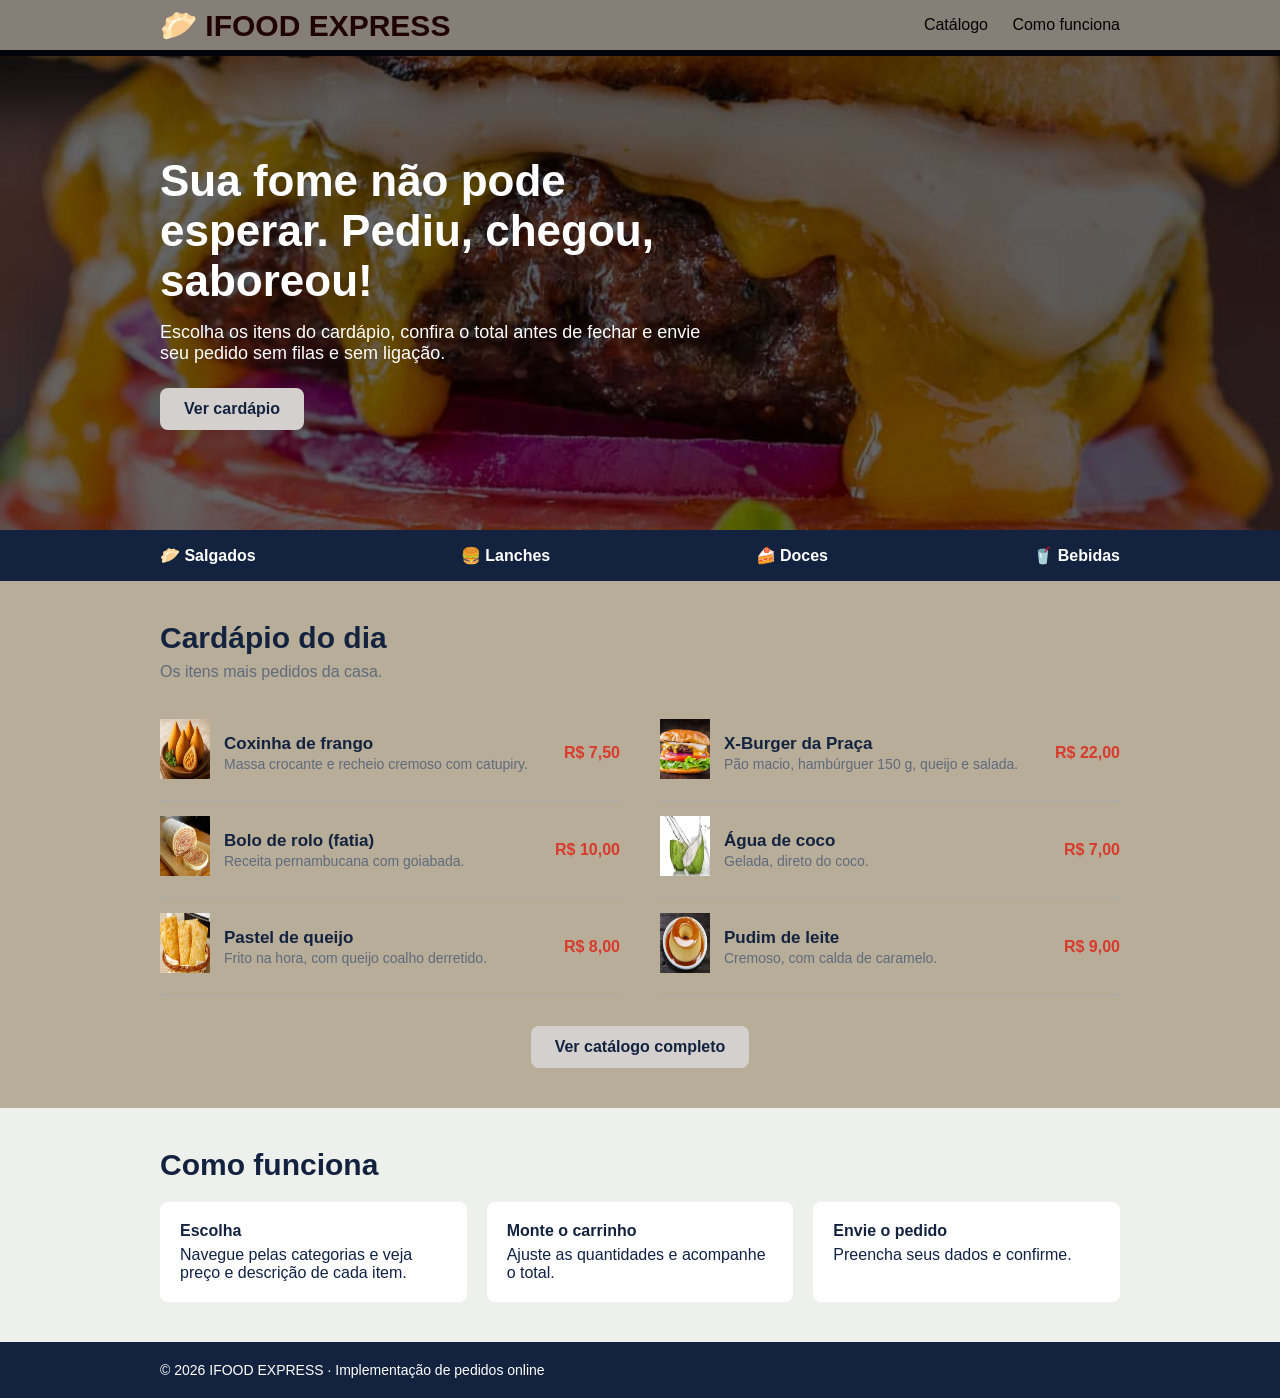
<file: index.html>
<!DOCTYPE html>
<html lang="pt-BR">
<head>
  <meta charset="utf-8">
  <meta name="viewport" content="width=device-width, initial-scale=1">
  <title>IFOOD EXPRESS – Pedidos online</title>
  <link rel="stylesheet" href="css/style.css">
</head>
<body>

  <header class="topo">
    <div class="container topo__linha">
      <a class="marca" href="#inicio">🥟 IFOOD EXPRESS</a>
      <nav class="menu" aria-label="Principal">
        <a href="catalogo.html">Catálogo</a>
        <a href="#como-funciona">Como funciona</a>
        
      </nav>
    </div>
  </header>

  <main id="inicio">

    <section class="hero">
      <div class="container hero__grade">
        <div class="hero__texto">
          <h1>Sua fome não pode esperar. Pediu, chegou, saboreou!</h1>
          <p>Escolha os itens do cardápio, confira o total antes de fechar e envie seu pedido sem filas e sem ligação.</p>
          <a class="botao" href="catalogo.html">Ver cardápio</a>
        </div>
      </div>
    </section>

    <section class="faixa" aria-label="Categorias">
      <div class="container faixa__linha">
        <span>🥟 Salgados</span>
        <span>🍔 Lanches</span>
        <span>🍰 Doces</span>
        <span>🥤 Bebidas</span>
      </div>
    </section>

    <section class="secao" id="cardapio">
      <div class="container">
        <h2>Cardápio do dia</h2>
        <p class="secao__sub">Os itens mais pedidos da casa.</p>

        <ul class="cardapio">
          <li class="prato">
            <span class="prato__icone"><img src="image/coxinha.webp" alt="Coxinha de frango" width="50" height="60"></span>
            <div class="prato__info"><h3>Coxinha de frango</h3><p>Massa crocante e recheio cremoso com catupiry.</p></div>
            <span class="prato__preco">R$ 7,50</span>
          </li>
          <li class="prato">
            <span class="prato__icone"><img src="image/burger.jpg" alt="X-Burger da Praça" width="50" height="60"></span>
            <div class="prato__info"><h3>X-Burger da Praça</h3><p>Pão macio, hambúrguer 150 g, queijo e salada.</p></div>
            <span class="prato__preco">R$ 22,00</span>
          </li>
          <li class="prato">
            <span class="prato__icone"><img src="image/boloderolo.webp" alt="Bolo de rolo (fatia)" width="50" height="60"></span>
            <div class="prato__info"><h3>Bolo de rolo (fatia)</h3><p>Receita pernambucana com goiabada.</p></div>
            <span class="prato__preco">R$ 10,00</span>
          </li>
          <li class="prato">
            <span class="prato__icone"><img src="image/coco.webp" alt="Água de coco" width="50" height="60"></span>
            <div class="prato__info"><h3>Água de coco</h3><p>Gelada, direto do coco.</p></div>
            <span class="prato__preco">R$ 7,00</span>
          </li>
          <li class="prato">
            <span class="prato__icone"><img src="image/pastel.webp" alt="Pastel de queijo" width="50" height="60"></span>
            <div class="prato__info"><h3>Pastel de queijo</h3><p>Frito na hora, com queijo coalho derretido.</p></div>
            <span class="prato__preco">R$ 8,00</span>
          </li>
          <li class="prato">
            <span class="prato__icone"><img src="image/OIP.webp" alt="Pudim de leite" width="50" height="60"></span>
            <div class="prato__info"><h3>Pudim de leite</h3><p>Cremoso, com calda de caramelo.</p></div>
            <span class="prato__preco">R$ 9,00</span>
          </li>
        </ul>
        <p class="ver-mais"><a class="botao" href="catalogo.html">Ver catálogo completo</a></p>
      </div>
    </section>

    <section class="secao secao--cinza" id="como-funciona">
      <div class="container">
        <h2>Como funciona</h2>
        <ol class="passos">
          <li><strong>Escolha</strong><span>Navegue pelas categorias e veja preço e descrição de cada item.</span></li>
          <li><strong>Monte o carrinho</strong><span>Ajuste as quantidades e acompanhe o total.</span></li>
          <li><strong>Envie o pedido</strong><span>Preencha seus dados e confirme.</span></li>
        </ol>
      </div>
    </section>

  </main>

  <footer class="rodape">
    <div class="container">© 2026 IFOOD EXPRESS · Implementação de pedidos online</div>
  </footer>

</body>
</html>
</file>
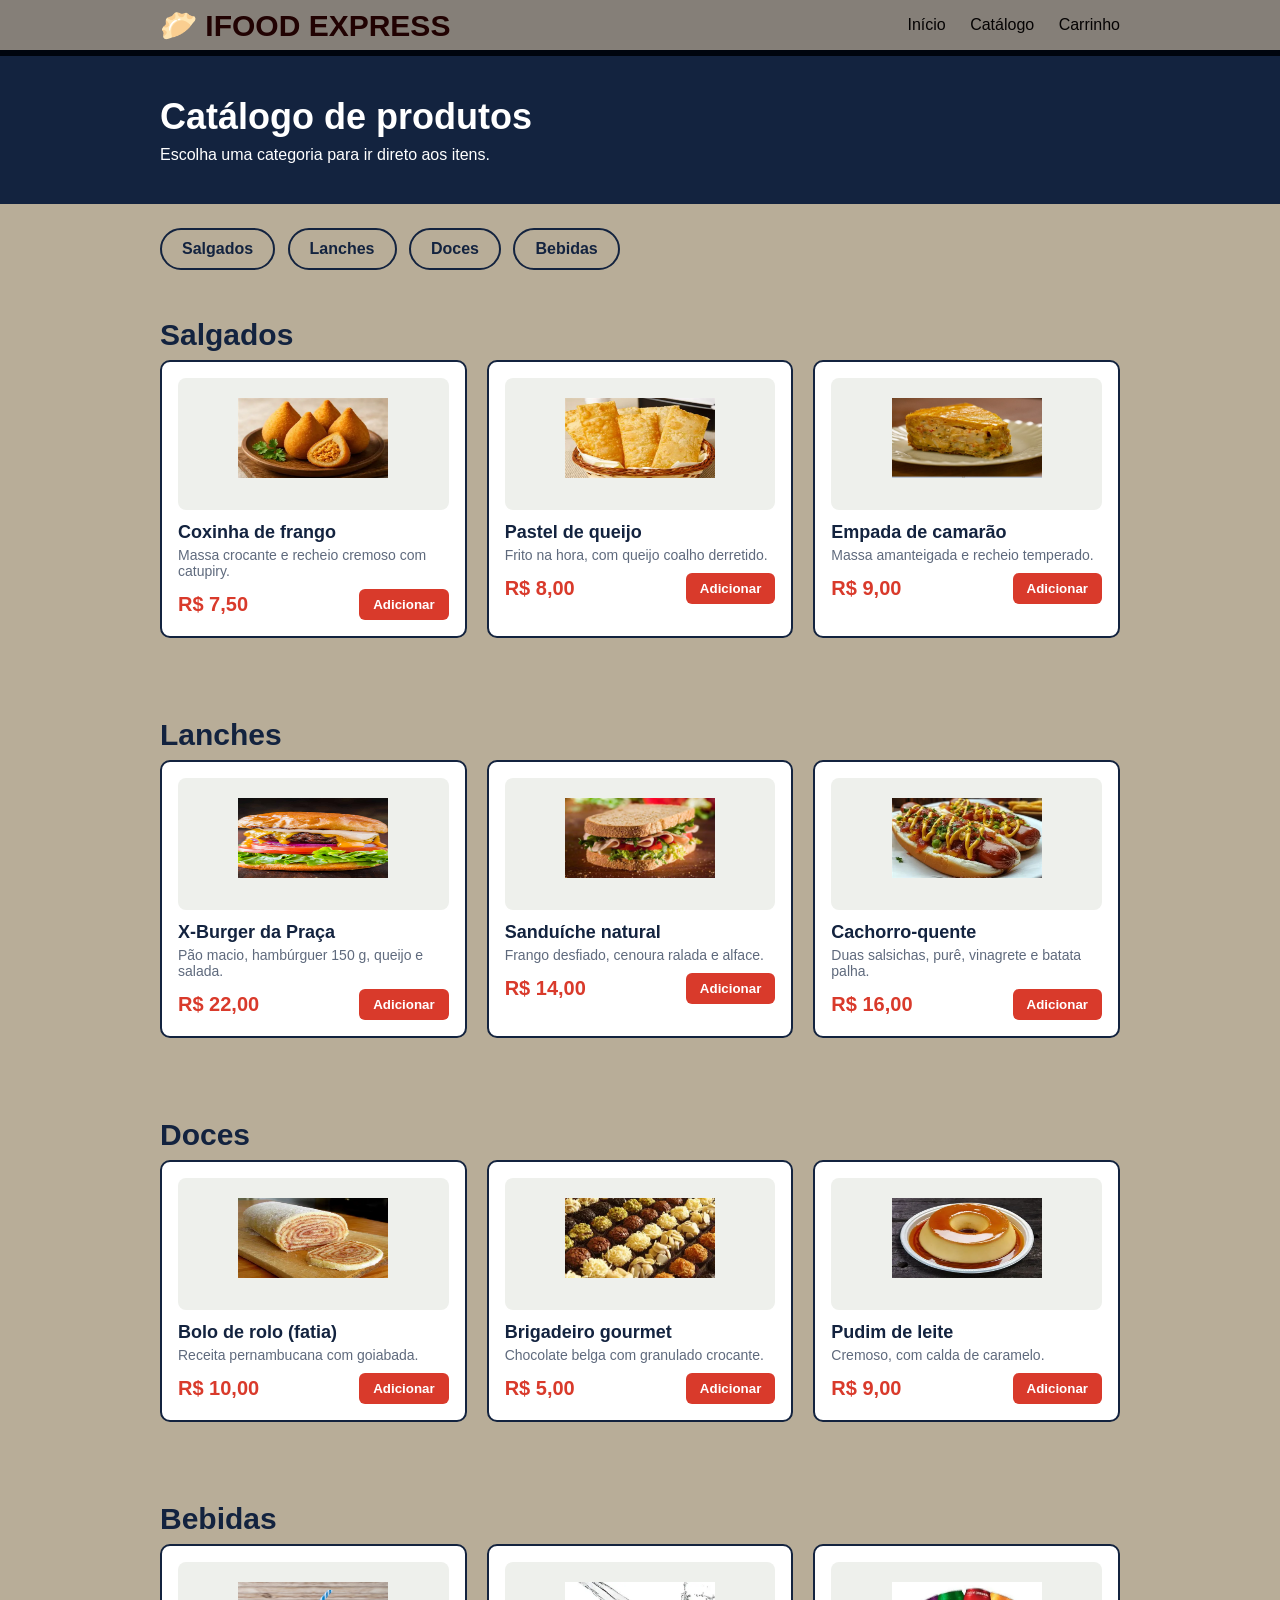
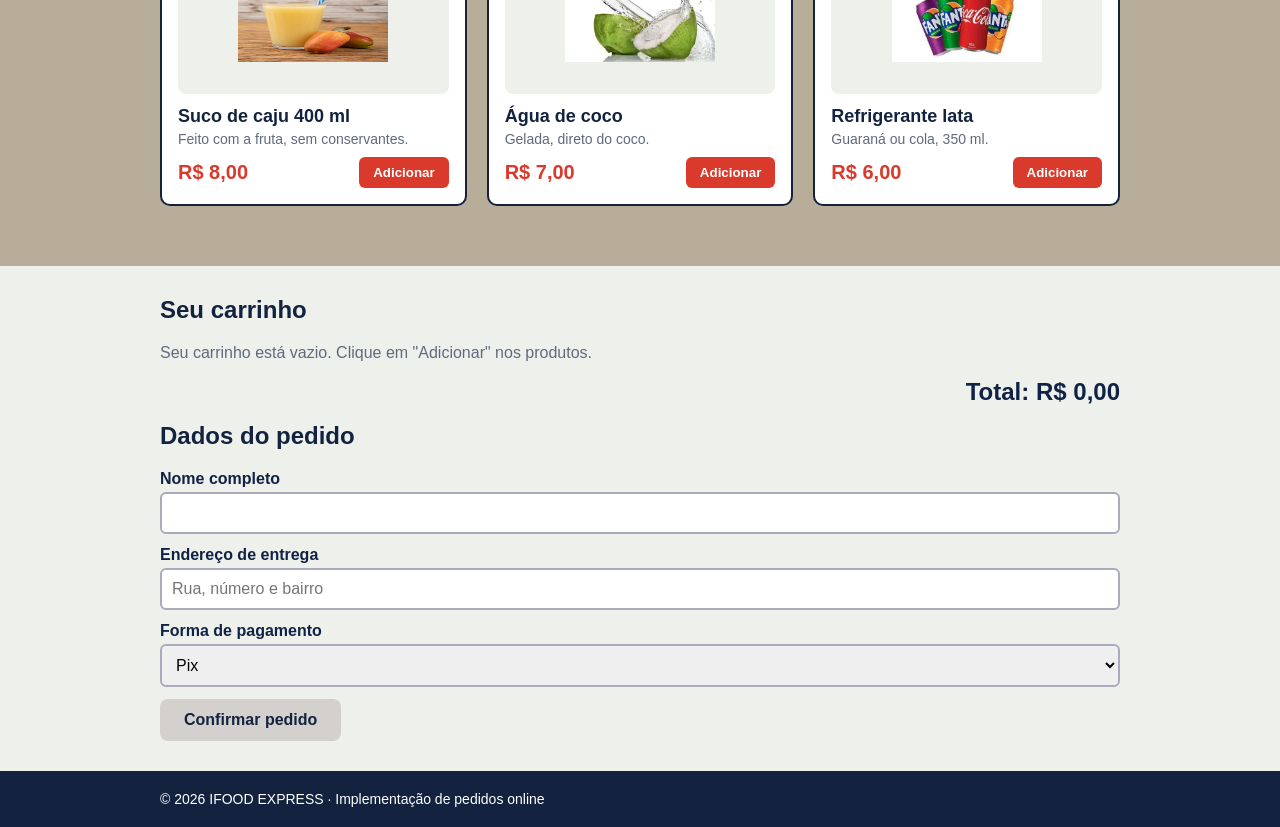
<file: catalogo.html>
<!DOCTYPE html>
<html lang="pt-BR">
<head>
  <meta charset="utf-8">
  <meta name="viewport" content="width=device-width, initial-scale=1">
  <title>Catálogo – IFOOD EXPRESS</title>
  <link rel="stylesheet" href="css/style.css">
  <link rel="stylesheet" href="css/carrinho.css">
</head>
<body>

  <header class="topo">
    <div class="container topo__linha">
      <a class="marca" href="index.html">🥟 IFOOD EXPRESS</a>
      <nav class="menu">
        <a href="index.html">Início</a>
        <a href="catalogo.html">Catálogo</a>
        <a href="#carrinho">Carrinho</a>
      </nav>
    </div>
  </header>

  <main>
    <section class="titulo-pagina">
      <div class="container">
        <h1>Catálogo de produtos</h1>
        <p>Escolha uma categoria para ir direto aos itens.</p>
      </div>
    </section>

    <div class="container">

      <nav class="categorias">
        <a href="#salgados">Salgados</a>
        <a href="#lanches">Lanches</a>
        <a href="#doces">Doces</a>
        <a href="#bebidas">Bebidas</a>
      </nav>

      <section class="secao" id="salgados">
        <h2>Salgados</h2>
        <div class="catalogo">
          <article class="produto">
            <div class="produto__imagem"><img src="image/coxinha.webp" alt="Coxinha de frango" width="150" height="80"></div>
            <h3>Coxinha de frango</h3>
            <p>Massa crocante e recheio cremoso com catupiry.</p>
            <div class="produto__compra">
              <span class="produto__preco">R$ 7,50</span>
              <button type="button" class="adicionar" onclick="adicionar('Coxinha de frango', 7.5)">Adicionar</button>
            </div>
          </article>
          <article class="produto">
            <div class="produto__imagem"><img src="image/pastel.webp" alt="Pastel de queijo" width="150" height="80"></div>
            <h3>Pastel de queijo</h3>
            <p>Frito na hora, com queijo coalho derretido.</p>
            <div class="produto__compra">
              <span class="produto__preco">R$ 8,00</span>
              <button type="button" class="adicionar" onclick="adicionar('Pastel de queijo', 8.0)">Adicionar</button>
            </div>
          </article>
          <article class="produto">
            <div class="produto__imagem"><img src="image/empada.jpg" alt="Empada de camarão" width="150" height="80"></div>
            <h3>Empada de camarão</h3>
            <p>Massa amanteigada e recheio temperado.</p>
            <div class="produto__compra">
              <span class="produto__preco">R$ 9,00</span>
              <button type="button" class="adicionar" onclick="adicionar('Empada de camarão', 9.0)">Adicionar</button>
            </div>
          </article>
        </div>
      </section>

      <section class="secao" id="lanches">
        <h2>Lanches</h2>
        <div class="catalogo">
          <article class="produto">
            <div class="produto__imagem"><img src="image/burger.jpg" alt="X-Burger da Praça" width="150" height="80"></div>
            <h3>X-Burger da Praça</h3>
            <p>Pão macio, hambúrguer 150 g, queijo e salada.</p>
            <div class="produto__compra">
              <span class="produto__preco">R$ 22,00</span>
              <button type="button" class="adicionar" onclick="adicionar('X-Burger da Praça', 22.0)">Adicionar</button>
            </div>
          </article>
          <article class="produto">
            <div class="produto__imagem"><img src="image/sanduiche.webp" alt="Sanduíche natural" width="150" height="80"></div>
            <h3>Sanduíche natural</h3>
            <p>Frango desfiado, cenoura ralada e alface.</p>
            <div class="produto__compra">
              <span class="produto__preco">R$ 14,00</span>
              <button type="button" class="adicionar" onclick="adicionar('Sanduíche natural', 14.0)">Adicionar</button>
            </div>
          </article>
          <article class="produto">
            <div class="produto__imagem"><img src="image/cachorro.webp" alt="Cachorro-quente" width="150" height="80"></div>
            <h3>Cachorro-quente</h3>
            <p>Duas salsichas, purê, vinagrete e batata palha.</p>
            <div class="produto__compra">
              <span class="produto__preco">R$ 16,00</span>
              <button type="button" class="adicionar" onclick="adicionar('Cachorro-quente', 16.0)">Adicionar</button>
            </div>
          </article>
        </div>
      </section>

      <section class="secao" id="doces">
        <h2>Doces</h2>
        <div class="catalogo">
          <article class="produto">
            <div class="produto__imagem"><img src="image/boloderolo.webp" alt="Bolo de rolo (fatia)" width="150" height="80"></div>
            <h3>Bolo de rolo (fatia)</h3>
            <p>Receita pernambucana com goiabada.</p>
            <div class="produto__compra">
              <span class="produto__preco">R$ 10,00</span>
              <button type="button" class="adicionar" onclick="adicionar('Bolo de rolo (fatia)', 10.0)">Adicionar</button>
            </div>
          </article>
          <article class="produto">
            <div class="produto__imagem"><img src="image/briga.webp" alt="Brigadeiro gourmet" width="150" height="80"></div>
            <h3>Brigadeiro gourmet</h3>
            <p>Chocolate belga com granulado crocante.</p>
            <div class="produto__compra">
              <span class="produto__preco">R$ 5,00</span>
              <button type="button" class="adicionar" onclick="adicionar('Brigadeiro gourmet', 5.0)">Adicionar</button>
            </div>
          </article>
          <article class="produto">
            <div class="produto__imagem"><img src="image/OIP.webp" alt="Pudim de leite" width="150" height="80"></div>
            <h3>Pudim de leite</h3>
            <p>Cremoso, com calda de caramelo.</p>
            <div class="produto__compra">
              <span class="produto__preco">R$ 9,00</span>
              <button type="button" class="adicionar" onclick="adicionar('Pudim de leite', 9.0)">Adicionar</button>
            </div>
          </article>
        </div>
      </section>

      <section class="secao" id="bebidas">
        <h2>Bebidas</h2>
        <div class="catalogo">
          <article class="produto">
            <div class="produto__imagem"><img src="image/caju.jpg" alt="Suco de caju 400 ml" width="150" height="80"></div>
            <h3>Suco de caju 400 ml</h3>
            <p>Feito com a fruta, sem conservantes.</p>
            <div class="produto__compra">
              <span class="produto__preco">R$ 8,00</span>
              <button type="button" class="adicionar" onclick="adicionar('Suco de caju 400 ml', 8.0)">Adicionar</button>
            </div>
          </article>
          <article class="produto">
            <div class="produto__imagem"><img src="image/coco.webp" alt="Água de coco" width="150" height="80"></div>
            <h3>Água de coco</h3>
            <p>Gelada, direto do coco.</p>
            <div class="produto__compra">
              <span class="produto__preco">R$ 7,00</span>
              <button type="button" class="adicionar" onclick="adicionar('Água de coco', 7.0)">Adicionar</button>
            </div>
          </article>
          <article class="produto">
            <div class="produto__imagem"><img src="image/refri.webp" alt="Refrigerante lata" width="150" height="80"></div>
            <h3>Refrigerante lata</h3>
            <p>Guaraná ou cola, 350 ml.</p>
            <div class="produto__compra">
              <span class="produto__preco">R$ 6,00</span>
              <button type="button" class="adicionar" onclick="adicionar('Refrigerante lata', 6.0)">Adicionar</button>
            </div>
          </article>
        </div>
      </section>

    </div>

  <section class="carrinho" id="carrinho">
    <div class="container">

      <div id="area-pedido">
        <h2>Seu carrinho</h2>
        <div id="lista"></div>
        <p class="total">Total: <span id="total">R$ 0,00</span></p>

        <h2>Dados do pedido</h2>
        <form onsubmit="confirmar(event)">
          <label>Nome completo
            <input type="text" id="nome" required>
          </label>
          <label>Endereço de entrega
            <input type="text" id="endereco" required placeholder="Rua, número e bairro">
          </label>
          <label>Forma de pagamento
            <select id="pagamento">
              <option>Pix</option>
              <option>Cartão na entrega</option>
              <option>Dinheiro</option>
            </select>
          </label>
          <button class="botao" type="submit">Confirmar pedido</button>
        </form>
      </div>

      <div class="confirmacao" id="confirmacao" hidden>
        <h2>✅ Pedido confirmado!</h2>
        <p>Obrigado, <b id="conf-nome"></b>! Seu pedido será entregue em <span id="conf-endereco"></span>. Pagamento: <span id="conf-pagamento"></span>.</p>
        <div id="conf-resumo"></div>
        <p>pedido finalizado.</p>
        <a class="botao" href="catalogo.html">Fazer novo pedido</a>
      </div>

    </div>
  </section>
  </main>

  <footer class="rodape">
    <div class="container">© 2026 IFOOD EXPRESS · Implementação de pedidos online</div>
  </footer>

  <script src="js/script.js"></script>
</body>
</html>
</file>
<file: css/style.css>
/* ===== Geral ===== */
* {
  box-sizing: border-box;
}

body {
  margin: 0;
  font-family: Arial, sans-serif;
  background: #b8ad98;
  color: #102245;
}

a {
  color: rgb(5, 3, 3);
}

.container {
  max-width: 1000px;
  margin: 0 auto;
  padding: 0 20px;
}

/* ===== Botão ===== */
.botao {
  display: inline-block;
  padding: 12px 24px;
  background: hsl(20, 7%, 82%);
  color: #13233f;
  font-weight: bold;
  text-decoration: none;
  border-radius: 8px;
}


.topo {
  background: rgba(107, 104, 104, 0.651);
  border-bottom: 6px solid #00050e;
}

.topo__linha {
  display: flex;
  justify-content: space-between;
  align-items: center;
  height: 50px;
}

.marca {
  font-size: 30px;
  font-weight: bold;
  color: #210202;
  text-decoration: none;
}

.menu a {
  margin-left: 20px;
  text-decoration:none;
}

.menu a:hover {
  color: #d93a2b;
}


.hero {
  background: linear-gradient(rgba(0, 0, 0, 0.6), rgba(0, 0, 0, 0.6)),
              url("../image/burger.jpg") center / cover;
  color: white;
  padding: 100px 0;
}

.hero__texto {
  max-width: 560px;
}

.hero__grade {
  display: flex;
  align-items: center;
  gap: 40px;
}

.hero__texto {
  flex: 1;
}

.hero h1 {
  font-size: 44px;
  margin: 0 0 16px;
}

.hero p {
  font-size: 18px;
  margin: 0 0 24px;
}

.comanda {
  flex: 1;
  background: white;
  color: #193b7c;
  padding: 20px;
  border-radius: 8px;
}

.comanda__titulo {
  margin: 0 0 10px;
  font-size: 20px;
  font-weight: bold;
  color: #1660de;
}

.comanda__lista {
  list-style: none;
  margin: 0;
  padding: 0;
}

.comanda__lista li,
.comanda__total {
  display: flex;
  justify-content: space-between;
  padding: 8px 0;
  border-bottom: 1px dashed #aaa;
}

.comanda__total {
  margin: 0;
  border: none;
  font-weight: bold;
}

/* ===== Faixa de categorias ===== */
.faixa {
  background: #13233f;
  color: white;
}

.faixa__linha {
  display: flex;
  justify-content: space-between;
  flex-wrap: wrap;
  padding: 16px 20px;
  font-weight: bold;
}

/* ===== Seções ===== */
.secao {
  padding: 40px 0;
}

.secao--cinza {
  background: #eef0ec;
}

.secao h2 {
  margin: 0 0 8px;
  font-size: 30px;
  color: #13233f;
}

.secao__sub {
  margin: 0 0 24px;
  color: #5f6a7d;
}

/* ===== Cardápio do dia (início) ===== */
.cardapio {
  list-style: none;
  margin: 0;
  padding: 0;
  display: grid;
  grid-template-columns: 1fr 1fr;
  gap: 0 40px;
}

.prato {
  display: flex;
  align-items: center;
  gap: 14px;
  padding: 14px 0;
  border-bottom: 2px dotted #aaa;
}

.prato__icone {
  font-size: 30px;
}

.prato__info {
  flex: 1;
}

.prato h3 {
  margin: 0;
  font-size: 17px;
  color: #13233f;
}

.prato p {
  margin: 2px 0 0;
  font-size: 14px;
  color: #5f6a7d;
}

.prato__preco {
  font-weight: bold;
  color: #d93a2b;
}

.ver-mais {
  margin: 30px 0 0;
  text-align: center;
}

/* ===== Como funciona ===== */
.passos {
  display: flex;
  gap: 20px;
  margin: 20px 0 0;
  padding: 0;
  list-style: none;
}

.passos li {
  flex: 1;
  background: white;
  padding: 20px;
  border-radius: 8px;
}

.passos strong {
  display: block;
  margin-bottom: 6px;
  color: #13233f;
}

/* ===== Catálogo ===== */
.titulo-pagina {
  background: #13233f;
  color: white;
  padding: 40px 0;
}

.titulo-pagina h1 {
  margin: 0 0 8px;
  font-size: 36px;
}

.titulo-pagina p {
  margin: 0;
}

.categorias {
  padding: 24px 0 0;
}

.categorias a {
  display: inline-block;
  margin: 0 8px 8px 0;
  padding: 10px 20px;
  border: 2px solid #13233f;
  border-radius: 30px;
  color: #13233f;
  font-weight: bold;
  text-decoration: none;
}

.categorias a:hover {
  background: #13233f;
  color: white;
}

.catalogo {
  display: grid;
  grid-template-columns: repeat(3, 1fr);
  gap: 20px;
}

.produto {
  background: white;
  border: 2px solid #13233f;
  border-radius: 10px;
  padding: 16px;
}

.produto__imagem {
  background: #eef0ec;
  border-radius: 8px;
  padding: 20px;
  text-align: center;
  font-size: 50px;
}

.produto h3 {
  margin: 12px 0 4px;
  font-size: 18px;
  color: #13233f;
}

.produto p {
  margin: 0 0 10px;
  font-size: 14px;
  color: #5f6a7d;
}

.produto__preco {
  font-size: 20px;
  font-weight: bold;
  color: #d93a2b;
}

/* ===== Rodapé ===== */
.rodape {
  background: #13233f;
  color: white;
  padding: 20px 0;
  font-size: 14px;
}

/* ===== Celular ===== */
@media (max-width: 700px) {
  .hero__grade,
  .passos {
    flex-direction: column;
  }

  .hero h1 {
    font-size: 32px;
  }

  .cardapio {
    grid-template-columns: 1fr;
  }

  .catalogo {
    grid-template-columns: 1fr 1fr;
    gap: 12px;
  }
}
</file>
<file: css/carrinho.css>
[hidden] {
  display: none !important;
}


.produto__compra {
  display: flex;
  justify-content: space-between;
  align-items: center;
}

.adicionar {
  padding: 8px 14px;
  background: #d93a2b;
  color: white;
  font-weight: bold;
  border: 0;
  border-radius: 6px;
  cursor: pointer;
}


.carrinho {
  background: #eef0ec;
  padding: 30px 0;
  margin-top: 20px;
}

.carrinho h2 {
  margin-top: 0;
  color: #13233f;
}

.linha {
  display: flex;
  align-items: center;
  gap: 12px;
  padding: 10px 0;
  border-bottom: 1px dashed #aaa;
}

.linha__nome {
  flex: 1;
}

.linha__preco {
  min-width: 80px;
  text-align: right;
  font-weight: bold;
}

.qtd button {
  width: 30px;
  height: 30px;
  border: 2px solid #13233f;
  background: white;
  border-radius: 6px;
  font-size: 18px;
  cursor: pointer;
}

.qtd b {
  display: inline-block;
  min-width: 30px;
  text-align: center;
}

.remover {
  border: 0;
  background: none;
  color: #d93a2b;
  text-decoration: underline;
  cursor: pointer;
}

.vazio {
  color: #5f6a7d;
}

.total {
  margin: 16px 0;
  font-size: 24px;
  font-weight: bold;
  text-align: right;
}


.carrinho form label {
  display: block;
  margin-bottom: 12px;
  font-weight: bold;
}

.carrinho input,
.carrinho select {
  display: block;
  width: 100%;
  margin-top: 4px;
  padding: 10px;
  border: 2px solid #aab;
  border-radius: 6px;
  font-size: 16px;
}

.carrinho .botao {
  border: 0;
  cursor: pointer;
  font-size: 16px;
}


.confirmacao {
  background: white;
  padding: 24px;
  border-radius: 10px;
  text-align: center;
}

.confirmacao .linha {
  text-align: left;
}
</file>
